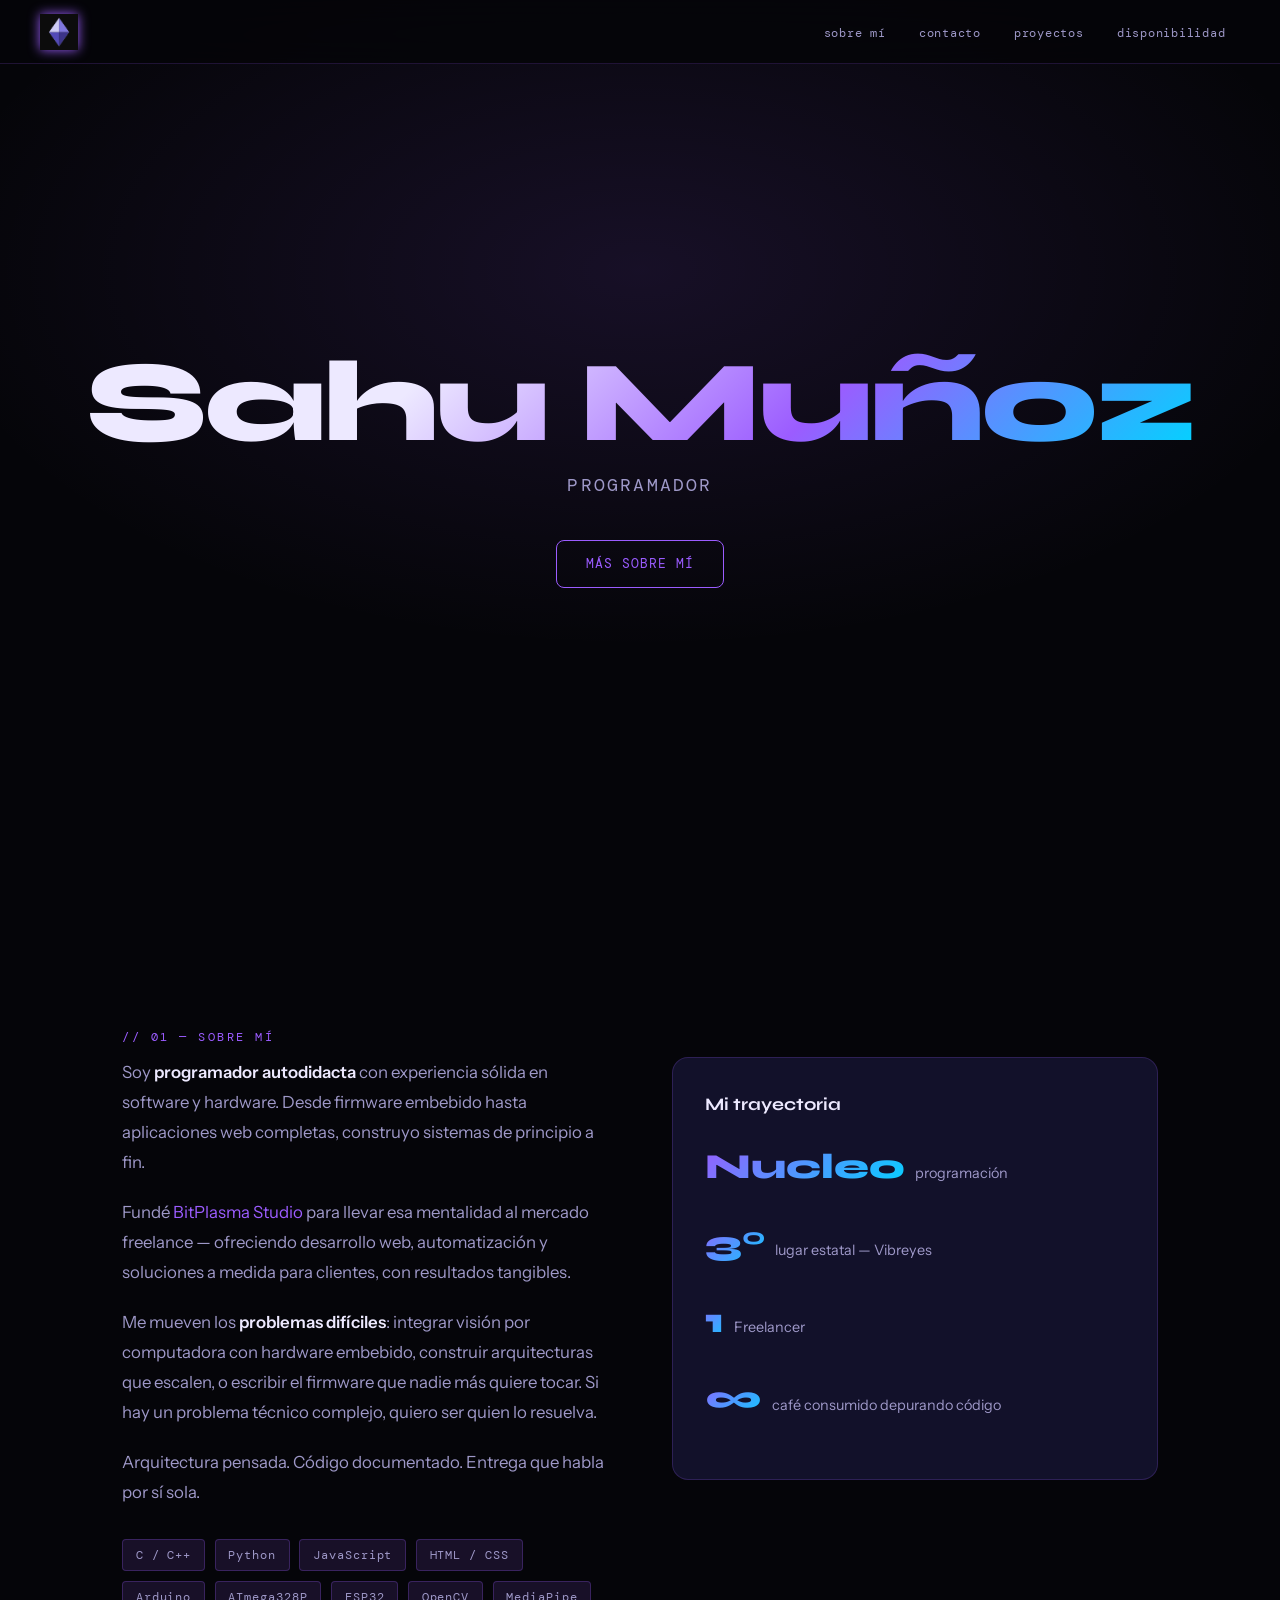
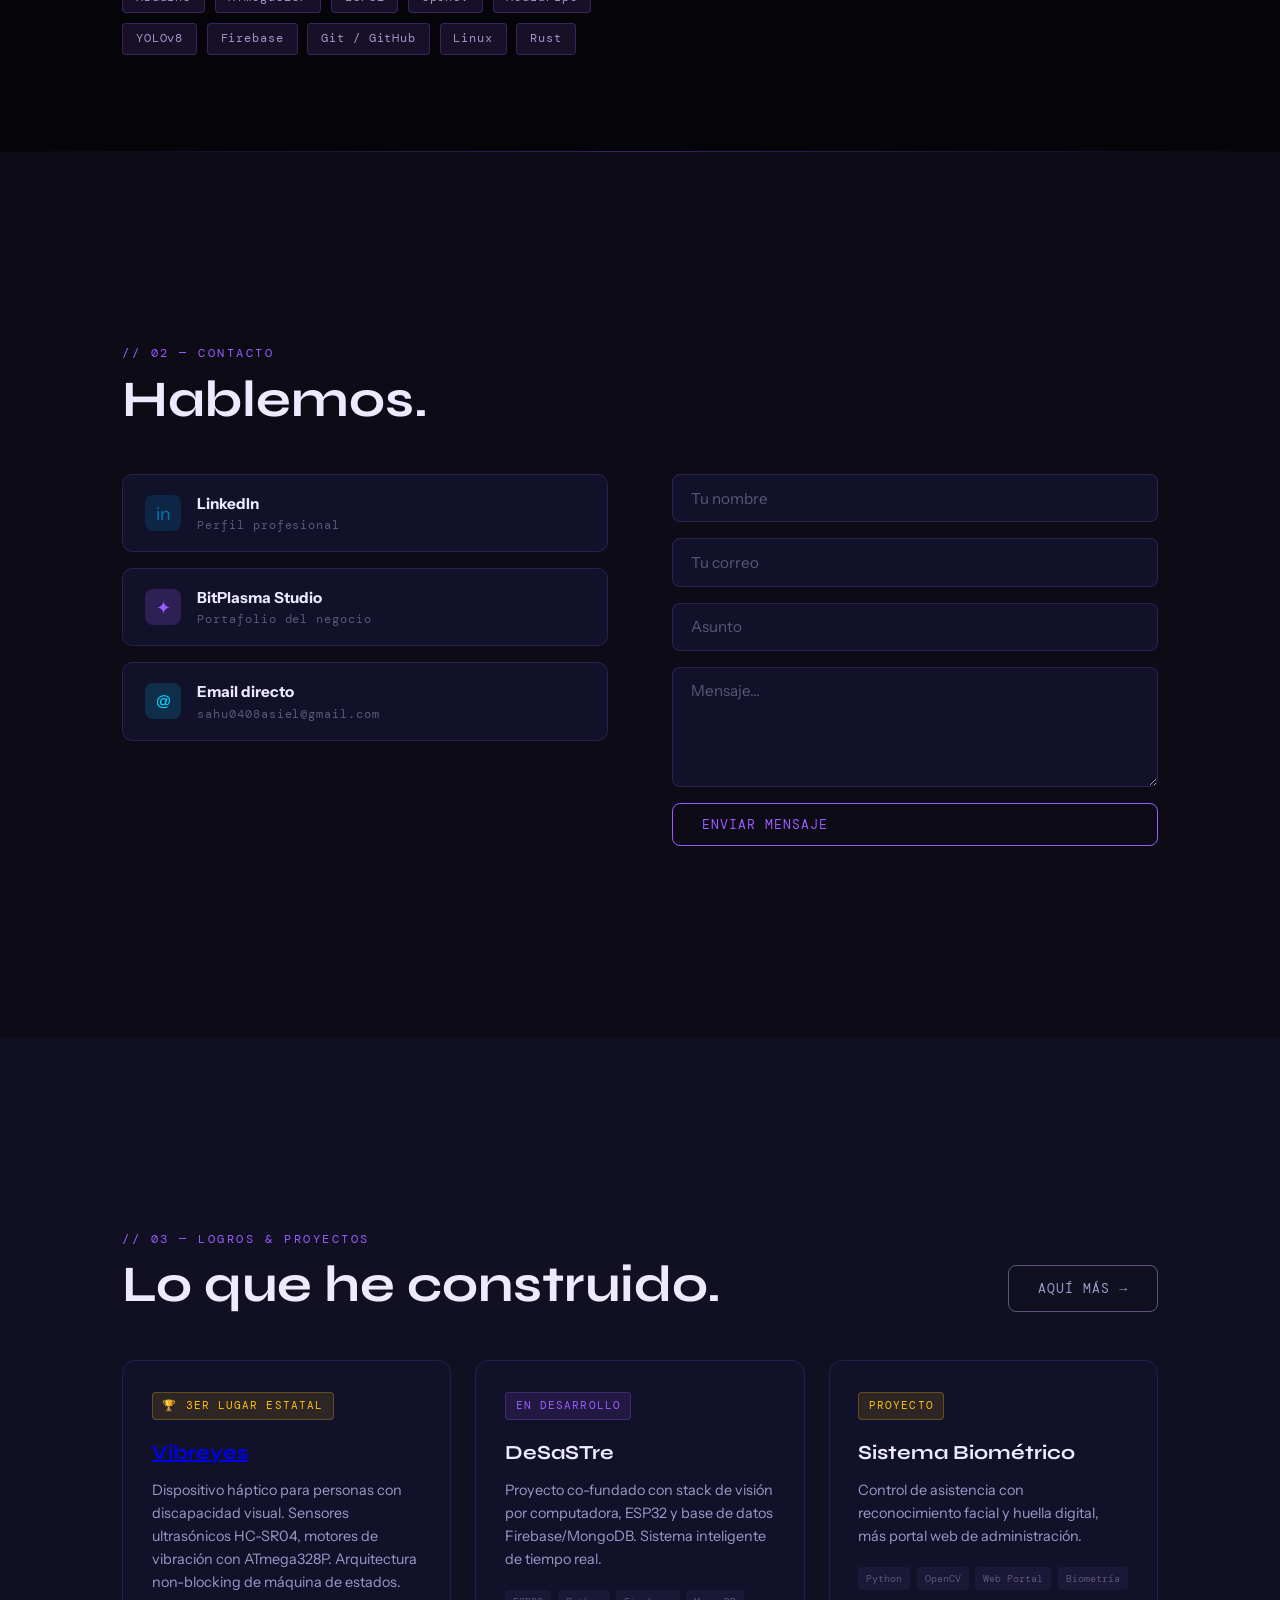
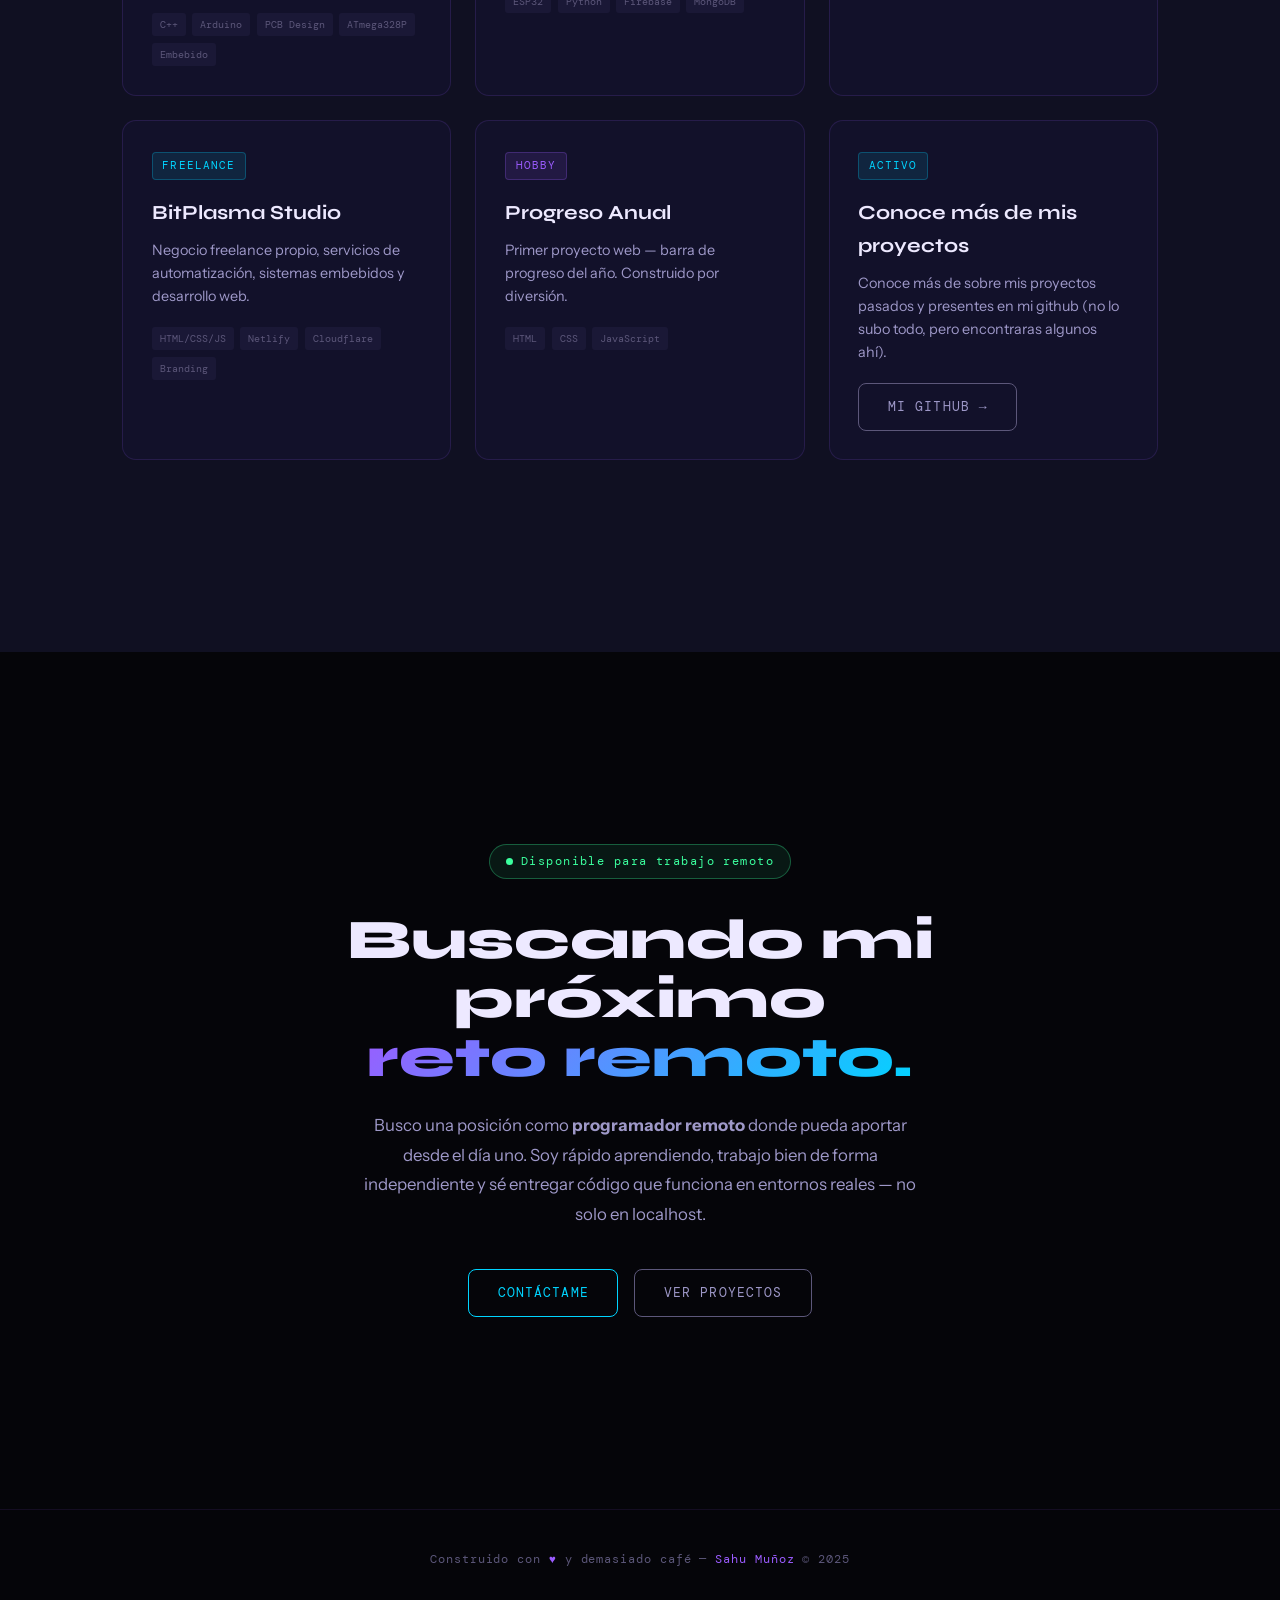
<file: index.html>
<!DOCTYPE html>
<html lang="es">
<head>
  <meta charset="UTF-8" />
  <meta name="viewport" content="width=device-width, initial-scale=1.0" />
  <title>Sahu Muñoz — Full Stack Developer</title>
  <link rel="preconnect" href="https://fonts.googleapis.com" />
  <link rel="preconnect" href="https://fonts.gstatic.com" crossorigin />
  <link href="https://fonts.googleapis.com/css2?family=Syne:wght@400;600;700;800&family=DM+Mono:wght@300;400;500&family=Instrument+Sans:wght@400;500;600&display=swap" rel="stylesheet" />
  <link rel="stylesheet" href="styles.css" />
</head>
<body>

  <!-- ─── NAVBAR ────────────────────────────────────────── -->
  <nav>
    <a href="NS.png" class="nav-logo">
      <img src="NS.png" alt="Logo" onerror="this.style.display='none'; this.nextElementSibling.style.display='block'"/>
      <span style="display:none; font-family:var(--font-head); font-weight:800; font-size:1.1rem; color:var(--violet); letter-spacing:-0.02em;">S/</span>
    </a>
    <ul class="nav-links">
      <li><a href="#about">sobre mí</a></li>
      <li><a href="#contact">contacto</a></li>
      <li><a href="#projects">proyectos</a></li>
      <li><a href="#availability">disponibilidad</a></li>
    </ul>
  </nav>

  <!-- ─── HEADER ────────────────────────────────────────── -->
  <header>
    <div class="bubbles-container" id="bubbles"></div>
    <div class="header-content">
      <h1 class="hero-name">Sahu Muñoz</h1>
      <p class="hero-role">Programador</p>
      <div class="hero-cta">
        <a href="#about" class="btn"><span>Más sobre mí</span></a>
      </div>
    </div>
  </header>

  <!-- ─── ABOUT ─────────────────────────────────────────── -->
  <section id="about">
    <div class="reveal">
      <p class="section-label">// 01 — sobre mí</p>
    </div>
    <div class="about-grid">
      <div class="about-text reveal">
        <p>
          Soy <strong>programador autodidacta</strong> con experiencia sólida en software y hardware. Desde firmware embebido hasta aplicaciones web completas, construyo sistemas de principio a fin.
        </p>
        <p>
          Fundé <span class="accent">BitPlasma Studio</span> para llevar esa mentalidad al mercado freelance — ofreciendo desarrollo web, automatización y soluciones a medida para clientes, con resultados tangibles.
        </p>
        <p>
          Me mueven los <strong>problemas difíciles</strong>: integrar visión por computadora con hardware embebido, construir arquitecturas que escalen, o escribir el firmware que nadie más quiere tocar. Si hay un problema técnico complejo, quiero ser quien lo resuelva.
        </p>
        <p>
          Arquitectura pensada. Código documentado. Entrega que habla por sí sola.
        </p>
        <div class="skills-grid">
          <span class="skill-tag">C / C++</span>
          <span class="skill-tag">Python</span>
          <span class="skill-tag">JavaScript</span>
          <span class="skill-tag">HTML / CSS</span>
          <span class="skill-tag">Arduino</span>
          <span class="skill-tag">ATmega328P</span>
          <span class="skill-tag">ESP32</span>
          <span class="skill-tag">OpenCV</span>
          <span class="skill-tag">MediaPipe</span>
          <span class="skill-tag">YOLOv8</span>
          <span class="skill-tag">Firebase</span>
          <span class="skill-tag">Git / GitHub</span>
          <span class="skill-tag">Linux</span>
          <span class="skill-tag">Rust</span>
        </div>
      </div>
      <div class="reveal">
        <div class="about-card">
          <h3>Mi trayectoria</h3>
          <div class="stat-item">
            <span class="stat-number">Nucleo</span>
            <span class="stat-label">programación</span>
          </div>
          <div class="stat-item">
            <span class="stat-number">3°</span>
            <span class="stat-label">lugar estatal — Vibreyes</span>
          </div>
          <div class="stat-item">
            <span class="stat-number">1</span>
            <span class="stat-label">Freelancer</span>
          </div>
          <div class="stat-item">
            <span class="stat-number">∞</span>
            <span class="stat-label">café consumido depurando código</span>
          </div>
        </div>
      </div>
    </div>
  </section>
  <div class="divider"></div>

  <!-- ─── CONTACTO ─────────────────────────────────────── -->
  <div id="contact" style="background:var(--bg1);">
    <section class="contact-inner" style="max-width:1100px; margin:0 auto; padding:6rem 2rem;">
      <div class="reveal">
        <p class="section-label">// 02 — contacto</p>
        <h2 class="section-title">Hablemos.</h2>
      </div>
      <div class="contact-grid">
        <div class="contact-links reveal">
          <a href="https://www.linkedin.com/in/sahu-asiel-muñoz-montoya-64220b372/" target="_blank" rel="noopener" class="contact-link">
            <div class="contact-icon li">in</div>
            <div class="contact-meta">
              <strong>LinkedIn</strong>
              <span>Perfil profesional</span>
            </div>
          </a>
          <a href="https://bitplasm.vercel.app/" target="_blank" rel="noopener" class="contact-link">
            <div class="contact-icon bp">✦</div>
            <div class="contact-meta">
              <strong>BitPlasma Studio</strong>
              <span>Portafolio del negocio</span>
            </div>
          </a>
          <a href="mailto:sahu0408asiel@gmail.com" class="contact-link">
            <div class="contact-icon em">@</div>
            <div class="contact-meta">
              <strong>Email directo</strong>
              <span>sahu0408asiel@gmail.com</span>
            </div>
          </a>
        </div>
        <form class="form reveal" onsubmit="handleForm(event)">
          <input type="text" placeholder="Tu nombre" name="name" required />
          <input type="email" placeholder="Tu correo" name="email" required />
          <input type="text" placeholder="Asunto" name="subject" />
          <textarea placeholder="Mensaje..." name="message" required></textarea>
          <button type="submit" class="btn"><span>Enviar mensaje</span></button>
        </form>
      </div>
    </section>
  </div>

  <!-- ─── PROYECTOS ─────────────────────────────────────── -->
  <div id="projects" style="background:var(--bg2);">
    <section class="projects-inner" style="max-width:1100px; margin:0 auto; padding:6rem 2rem;">
      <div class="projects-header reveal">
        <div>
          <p class="section-label">// 03 — logros & proyectos</p>
          <h2 class="section-title" style="margin-bottom:0;">Lo que he construido.</h2>
        </div>
        <a href="https://github.com/sahumm" target="_blank" rel="noopener" class="btn btn-ghost">
          <span>Aquí más →</span>
        </a>
      </div>
      <div class="projects-grid">

        <div class="project-card reveal">
          <span class="project-badge badge-award">🏆 3er lugar estatal</span>
          <h3><a href="https://vibreyes.netlify.app/" target="_blank" rel="noopener">Vibreyes</a></h3>
          <p>Dispositivo háptico para personas con discapacidad visual. Sensores ultrasónicos HC-SR04, motores de vibración con ATmega328P. Arquitectura non-blocking de máquina de estados.</p>
          <div class="project-tags">
            <span class="project-tag">C++</span>
            <span class="project-tag">Arduino</span>
            <span class="project-tag">PCB Design</span>
            <span class="project-tag">ATmega328P</span>
            <span class="project-tag">Embebido</span>
          </div>
        </div>

        <div class="project-card reveal">
          <span class="project-badge badge-build">En desarrollo</span>
          <h3>DeSaSTre</h3>
          <p>Proyecto co-fundado con stack de visión por computadora, ESP32 y base de datos Firebase/MongoDB. Sistema inteligente de tiempo real.</p>
          <div class="project-tags">
            <span class="project-tag">ESP32</span>
            <span class="project-tag">Python</span>
            <span class="project-tag">Firebase</span>
            <span class="project-tag">MongoDB</span>
          </div>
        </div>

        <div class="project-card reveal">
          <span class="project-badge badge-award">Proyecto</span>
          <h3>Sistema Biométrico</h3>
          <p>Control de asistencia con reconocimiento facial y huella digital, más portal web de administración.</p>
          <div class="project-tags">
            <span class="project-tag">Python</span>
            <span class="project-tag">OpenCV</span>
            <span class="project-tag">Web Portal</span>
            <span class="project-tag">Biometría</span>
          </div>
        </div>

        <div class="project-card reveal">
          <span class="project-badge badge-active">Freelance</span>
          <h3>BitPlasma Studio</h3>
          <p>Negocio freelance propio, servicios de automatización, sistemas embebidos y desarrollo web.</p>
          <div class="project-tags">
            <span class="project-tag">HTML/CSS/JS</span>
            <span class="project-tag">Netlify</span>
            <span class="project-tag">Cloudflare</span>
            <span class="project-tag">Branding</span>
          </div>
        </div>

        <div class="project-card reveal">
          <span class="project-badge badge-build">Hobby</span>
          <h3>Progreso Anual</h3>
          <p>Primer proyecto web — barra de progreso del año. Construido por diversión.</p>
          <div class="project-tags">
            <span class="project-tag">HTML</span>
            <span class="project-tag">CSS</span>
            <span class="project-tag">JavaScript</span>
          </div>
        </div>

        <div class="project-card reveal">
          <span class="project-badge badge-active">Activo</span>
          <h3>Conoce más de mis proyectos</h3>
          <p>Conoce más de sobre mis proyectos pasados y presentes en mi github (no lo subo todo, pero encontraras algunos ahí).</p>
          <a href="https://github.com/sahumm" target="_blank" rel="noopener" class="btn btn-ghost">
          <span>Mi github →</span>
          </a>
        </div>

      </div>
    </section>
  </div>

  <!-- ─── DISPONIBILIDAD ────────────────────────────────── -->
  <div id="availability" style="background:var(--bg0);">
    <section class="availability-inner" style="padding:6rem 2rem; max-width:900px; margin:0 auto; text-align:center;">
      <div class="avail-badge reveal">
        <span class="avail-dot"></span>
        Disponible para trabajo remoto
      </div>
      <h2 class="avail-title reveal">
        Buscando mi próximo<br><span class="grad">reto remoto.</span>
      </h2>
      <p class="avail-desc reveal">
        Busco una posición como <strong>programador remoto</strong> donde pueda aportar desde el día uno. Soy rápido aprendiendo, trabajo bien de forma independiente y sé entregar código que funciona en entornos reales — no solo en localhost.
      </p>
      <div class="avail-cta reveal">
        <a href="mailto:sahu0408asiel@gmail.com" class="btn btn-cyan"><span>Contáctame</span></a>
        <a href="#projects" class="btn btn-ghost"><span>Ver proyectos</span></a>
      </div>
    </section>
  </div>

  <!-- ─── FOOTER ────────────────────────────────────────── -->
  <footer>
    <p>Construido con <span>♥</span> y demasiado café — <span>Sahu Muñoz</span> © 2025</p>
  </footer>

  <!-- ─── SCRIPTS ───────────────────────────────────────── -->
  <script>
    /* Burbujas */
    (function(){
      const container = document.getElementById('bubbles');
      const colors = [
        'rgba(155,92,255,0.18)',
        'rgba(0,212,255,0.15)',
        'rgba(224,64,251,0.12)',
        'rgba(155,92,255,0.08)',
        'rgba(0,212,255,0.08)',
      ];
      const count = 22;
      for (let i = 0; i < count; i++) {
        const b = document.createElement('div');
        b.classList.add('bubble');
        const size   = Math.random() * 60 + 14;
        const left   = Math.random() * 100;
        const delay  = Math.random() * 12;
        const dur    = Math.random() * 14 + 10;
        const color  = colors[Math.floor(Math.random() * colors.length)];
        const border = Math.random() > 0.5
          ? `1px solid ${color.replace(/[\d.]+\)$/, '0.35)')}`
          : 'none';
        b.style.cssText = `
          width:${size}px; height:${size}px;
          left:${left}%;
          background:${color};
          border:${border};
          animation-duration:${dur}s;
          animation-delay:${delay}s;
          filter: blur(${Math.random()*1.5}px);
        `;
        container.appendChild(b);
      }
    })();

    /* Scroll reveal */
    const observer = new IntersectionObserver((entries) => {
      entries.forEach(e => {
        if (e.isIntersecting) {
          e.target.classList.add('visible');
        }
      });
    }, { threshold: 0.12, rootMargin: '0px 0px -30px 0px' });

    document.querySelectorAll('.reveal').forEach((el, i) => {
      el.style.transitionDelay = (i % 3) * 0.08 + 's';
      observer.observe(el);
    });

    /* Formulario */
    function handleForm(e) {
      e.preventDefault();
      const form = e.target;
      const btn = form.querySelector('button');
      const name = form.name.value;
      const email = form.email.value;
      const subject = form.subject.value || 'Contacto desde portafolio';
      const message = form.message.value;
      const mailto = `mailto:sahu0408asiel@gmail.com?subject=${encodeURIComponent(subject)}&body=${encodeURIComponent(`Nombre: ${name}\nEmail: ${email}\n\n${message}`)}`;
      window.location.href = mailto;
      btn.querySelector('span').textContent = '✓ Enviando...';
      setTimeout(() => btn.querySelector('span').textContent = 'Enviar mensaje', 3000);
    }
  </script>
</body>
</html>
</file>
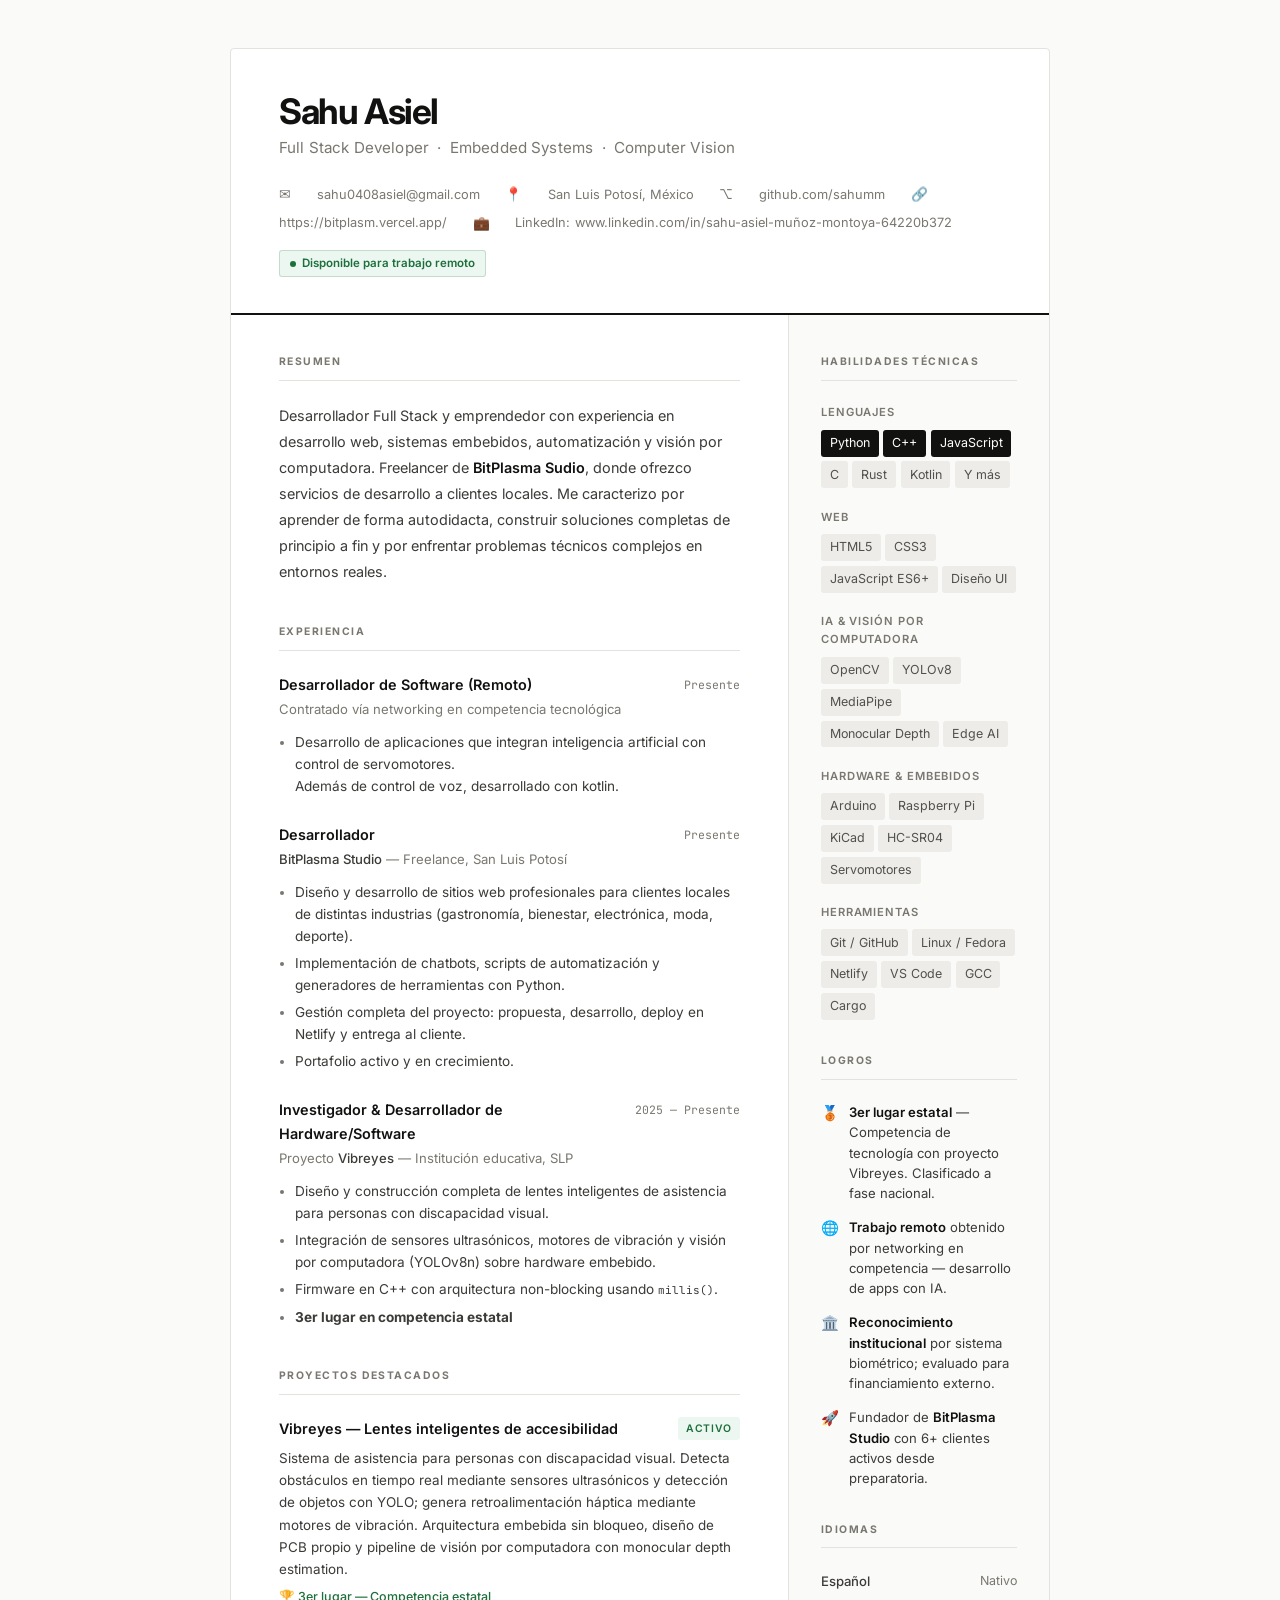
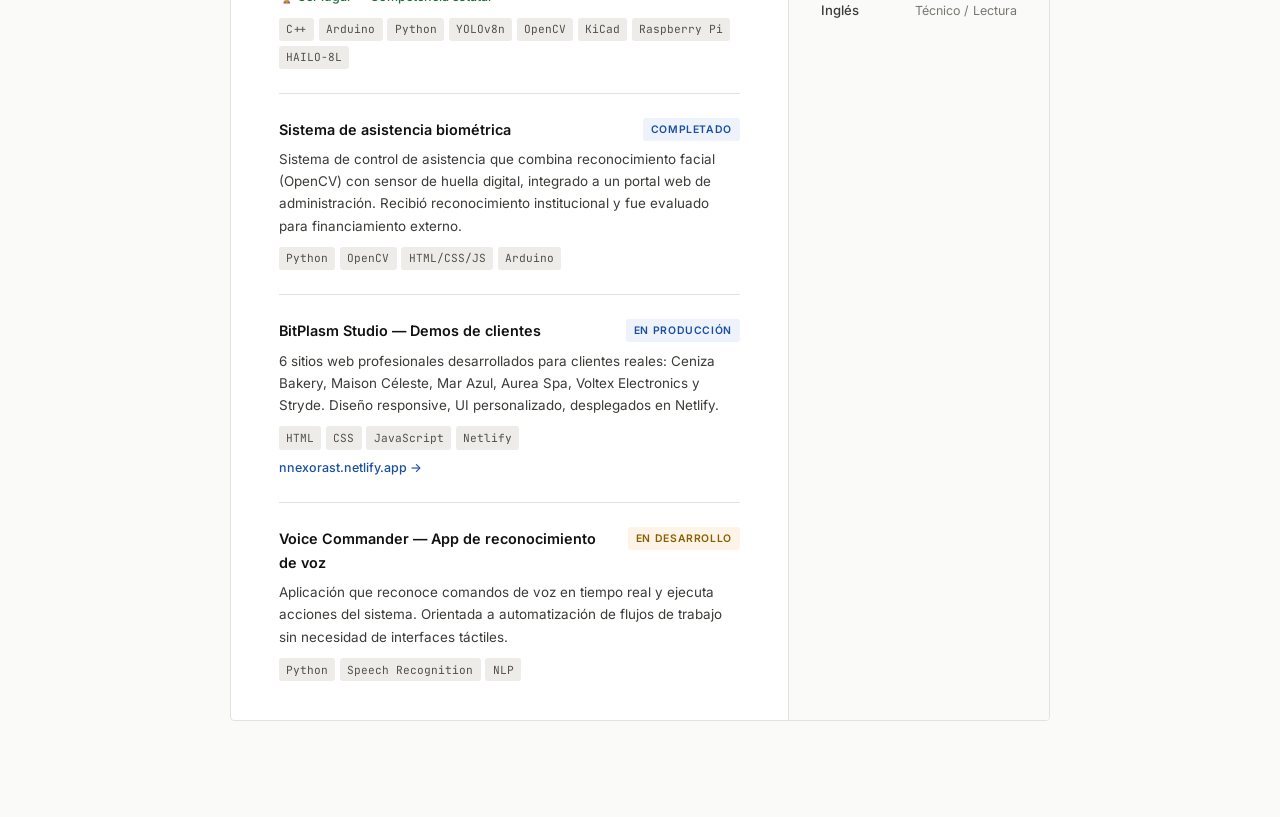
<file: portafolio-sahu.html>
<!DOCTYPE html>
<html lang="es">
<head>
  <meta charset="UTF-8"/>
  <meta name="viewport" content="width=device-width, initial-scale=1.0"/>
  <title>Sahu Asiel — Full Stack Developer</title>
  <link rel="preconnect" href="https://fonts.googleapis.com"/>
  <link rel="preconnect" href="https://fonts.gstatic.com" crossorigin/>
  <link href="https://fonts.googleapis.com/css2?family=Inter:wght@300;400;500;600;700&family=JetBrains+Mono:wght@400;500&display=swap" rel="stylesheet"/>
  <style>
    *, *::before, *::after { box-sizing: border-box; margin: 0; padding: 0; }
    :root {
      --bg:       #fafaf9;
      --white:    #ffffff;
      --ink:      #111110;
      --ink2:     #3c3b38;
      --muted:    #79776f;
      --line:     #e4e2dd;
      --tag-bg:   #eeece9;
      --tag-ink:  #52504c;
      --green:    #1d6f3b;
      --green-bg: #edf7f1;
      --blue:     #1a4fa0;
      --blue-bg:  #edf2fb;
    }
    html { scroll-behavior: smooth; }
    body {
      background: var(--bg);
      color: var(--ink);
      font-family: 'Inter', sans-serif;
      font-size: 14px;
      line-height: 1.65;
      -webkit-font-smoothing: antialiased;
    }
    a { color: inherit; text-decoration: none; }

    /* ── PAGE SHELL ── */
    .page {
      max-width: 820px;
      margin: 3rem auto 6rem;
      background: var(--white);
      border: 1px solid var(--line);
      border-radius: 4px;
      overflow: hidden;
    }

    /* ── HEADER ── */
    .cv-header {
      padding: 2.8rem 3rem 2.2rem;
      border-bottom: 2px solid var(--ink);
    }
    .cv-name {
      font-size: 2.2rem;
      font-weight: 700;
      letter-spacing: -.04em;
      color: var(--ink);
      line-height: 1;
    }
    .cv-title {
      font-size: .95rem;
      font-weight: 400;
      color: var(--muted);
      margin-top: .4rem;
      letter-spacing: .01em;
    }
    .cv-meta {
      display: flex;
      flex-wrap: wrap;
      gap: .4rem 1.6rem;
      margin-top: 1.4rem;
    }
    .cv-meta a, .cv-meta span {
      font-size: .8rem;
      color: var(--muted);
      display: flex;
      align-items: center;
      gap: .3rem;
      transition: color .15s;
    }
    .cv-meta a:hover { color: var(--ink); }
    .cv-meta .ico { font-size: .85rem; }
    .badge-remote {
      display: inline-flex;
      align-items: center;
      gap: .35rem;
      background: var(--green-bg);
      color: var(--green);
      border: 1px solid rgba(29,111,59,.2);
      font-size: .72rem;
      font-weight: 600;
      padding: .2rem .65rem;
      border-radius: 3px;
      margin-top: 1rem;
    }
    .badge-dot { width: 6px; height: 6px; background: var(--green); border-radius: 50%; }

    /* ── BODY LAYOUT ── */
    .cv-body {
      display: grid;
      grid-template-columns: 1fr 260px;
    }

    /* ── MAIN COLUMN ── */
    .cv-main { padding: 2.4rem 3rem; border-right: 1px solid var(--line); }

    /* ── SIDEBAR ── */
    .cv-side { padding: 2.4rem 2rem; background: var(--bg); }

    /* ── SECTION ── */
    .cv-section { margin-bottom: 2.4rem; }
    .cv-section:last-child { margin-bottom: 0; }
    .section-label {
      font-size: .65rem;
      font-weight: 700;
      letter-spacing: .14em;
      text-transform: uppercase;
      color: var(--muted);
      padding-bottom: .6rem;
      border-bottom: 1px solid var(--line);
      margin-bottom: 1.4rem;
    }

    /* ── SUMMARY ── */
    .summary {
      font-size: .9rem;
      color: var(--ink2);
      line-height: 1.8;
    }
    .summary strong { color: var(--ink); font-weight: 600; }

    /* ── EXPERIENCE ── */
    .exp-item { margin-bottom: 1.6rem; }
    .exp-item:last-child { margin-bottom: 0; }
    .exp-top {
      display: flex;
      justify-content: space-between;
      align-items: flex-start;
      gap: 1rem;
    }
    .exp-role {
      font-size: .9rem;
      font-weight: 600;
      color: var(--ink);
    }
    .exp-period {
      font-family: 'JetBrains Mono', monospace;
      font-size: .72rem;
      color: var(--muted);
      white-space: nowrap;
      margin-top: .1rem;
    }
    .exp-company {
      font-size: .82rem;
      color: var(--muted);
      margin-top: .15rem;
    }
    .exp-company strong { color: var(--ink2); font-weight: 500; }
    .exp-bullets {
      margin-top: .7rem;
      padding-left: 1rem;
      display: flex;
      flex-direction: column;
      gap: .35rem;
    }
    .exp-bullets li {
      font-size: .85rem;
      color: var(--ink2);
      line-height: 1.6;
    }
    .exp-bullets li::marker { color: var(--muted); }

    /* ── PROJECTS ── */
    .proj-item {
      margin-bottom: 1.5rem;
      padding-bottom: 1.5rem;
      border-bottom: 1px solid var(--line);
    }
    .proj-item:last-child { border-bottom: none; margin-bottom: 0; padding-bottom: 0; }
    .proj-top {
      display: flex;
      justify-content: space-between;
      align-items: flex-start;
      gap: 1rem;
    }
    .proj-name {
      font-size: .9rem;
      font-weight: 600;
      color: var(--ink);
    }
    .proj-status {
      font-size: .65rem;
      font-weight: 600;
      letter-spacing: .06em;
      text-transform: uppercase;
      padding: .18rem .5rem;
      border-radius: 3px;
      white-space: nowrap;
    }
    .s-active  { background: var(--green-bg);  color: var(--green); }
    .s-prod    { background: var(--blue-bg);    color: var(--blue);  }
    .s-dev     { background: #fdf4e7; color: #8a5e00; }
    .proj-desc {
      font-size: .84rem;
      color: var(--ink2);
      margin-top: .4rem;
      line-height: 1.65;
    }
    .proj-award {
      font-size: .78rem;
      color: var(--green);
      font-weight: 500;
      margin-top: .4rem;
    }
    .proj-stack {
      display: flex;
      flex-wrap: wrap;
      gap: .3rem;
      margin-top: .65rem;
    }
    .tech {
      font-family: 'JetBrains Mono', monospace;
      font-size: .7rem;
      background: var(--tag-bg);
      color: var(--tag-ink);
      padding: .15rem .45rem;
      border-radius: 3px;
    }
    .proj-link {
      font-size: .78rem;
      color: var(--blue);
      font-weight: 500;
      margin-top: .5rem;
      display: inline-block;
    }
    .proj-link:hover { text-decoration: underline; }

    /* ── SIDEBAR SECTIONS ── */
    .side-section { margin-bottom: 2rem; }
    .side-section:last-child { margin-bottom: 0; }

    /* ── SKILLS ── */
    .skill-group { margin-bottom: 1.2rem; }
    .skill-group:last-child { margin-bottom: 0; }
    .skill-group-label {
      font-size: .7rem;
      font-weight: 600;
      letter-spacing: .08em;
      text-transform: uppercase;
      color: var(--muted);
      margin-bottom: .5rem;
    }
    .skill-tags { display: flex; flex-wrap: wrap; gap: .3rem; }
    .stag {
      font-size: .78rem;
      background: var(--tag-bg);
      color: var(--tag-ink);
      padding: .2rem .55rem;
      border-radius: 3px;
    }
    .stag.highlight {
      background: var(--ink);
      color: var(--white);
    }

    /* ── EDUCATION ── */
    .edu-item { margin-bottom: 1rem; }
    .edu-item:last-child { margin-bottom: 0; }
    .edu-degree { font-size: .87rem; font-weight: 600; color: var(--ink); }
    .edu-school { font-size: .8rem; color: var(--muted); margin-top: .15rem; }
    .edu-period { font-family: 'JetBrains Mono', monospace; font-size: .72rem; color: var(--muted); margin-top: .1rem; }

    /* ── ACHIEVEMENTS ── */
    .ach-item {
      display: flex;
      gap: .65rem;
      margin-bottom: .85rem;
      align-items: flex-start;
    }
    .ach-item:last-child { margin-bottom: 0; }
    .ach-icon { font-size: .9rem; line-height: 1.5; flex-shrink: 0; }
    .ach-text { font-size: .82rem; color: var(--ink2); line-height: 1.55; }
    .ach-text strong { color: var(--ink); font-weight: 600; }

    /* ── LANGUAGES ── */
    .lang-item { display: flex; justify-content: space-between; align-items: center; margin-bottom: .5rem; font-size: .82rem; }
    .lang-name { color: var(--ink2); font-weight: 500; }
    .lang-level { color: var(--muted); font-size: .78rem; }

    /* ── CONTACT SIDEBAR ── */
    .contact-item { font-size: .8rem; color: var(--ink2); margin-bottom: .55rem; display: flex; gap: .5rem; align-items: flex-start; }
    .contact-item .ico { color: var(--muted); flex-shrink: 0; font-size: .85rem; }
    .contact-item a { color: var(--blue); }
    .contact-item a:hover { text-decoration: underline; }

    /* ── PRINT ── */
    @media print {
      body { background: white; }
      .page { margin: 0; border: none; border-radius: 0; box-shadow: none; }
    }

    /* ── MOBILE ── */
    @media (max-width: 680px) {
      .page { margin: 0; border-radius: 0; border-left: none; border-right: none; }
      .cv-header { padding: 2rem 1.5rem 1.8rem; }
      .cv-body { grid-template-columns: 1fr; }
      .cv-main { padding: 2rem 1.5rem; border-right: none; border-bottom: 1px solid var(--line); }
      .cv-side { padding: 2rem 1.5rem; }
      .exp-top { flex-direction: column; gap: .1rem; }
      .proj-top { flex-direction: column; gap: .3rem; }
    }
  </style>
</head>
<body>

<div class="page">

  <!-- ══ HEADER ══ -->
  <header class="cv-header">
    <div class="cv-name">Sahu Asiel</div>
    <div class="cv-title">Full Stack Developer &nbsp;·&nbsp; Embedded Systems &nbsp;·&nbsp; Computer Vision</div>
    <div class="cv-meta">
      <a href="mailto:sahu0408asiel@gmail.com" class="ico">✉</a>
      <a href="mailto:sahu0408asiel@gmail.com">sahu0408asiel@gmail.com</a>

      <span class="ico">📍</span>
      <span>San Luis Potosí, México</span>

      <a href="https://github.com/sahumm" target="_blank" class="ico">⌥</a>
      <a href="https://github.com/sahumm" target="_blank">github.com/sahumm</a>

      <a href="https://bitplasm.vercel.app/" target="_blank" class="ico">🔗</a>
      <a href="https://bitplasm.vercel.app/" target="_blank">https://bitplasm.vercel.app/</a>

      <span class="ico">💼</span>
      <span>LinkedIn: <a href="https://linkedin.com/in/" target="_blank">www.linkedin.com/in/sahu-asiel-muñoz-montoya-64220b372</a></span>
    </div>
    <div class="badge-remote"><div class="badge-dot"></div> Disponible para trabajo remoto</div>
  </header>

  <!-- ══ BODY ══ -->
  <div class="cv-body">

    <!-- ── MAIN ── -->
    <main class="cv-main">

      <!-- RESUMEN -->
      <section class="cv-section">
        <div class="section-label">Resumen</div>
        <p class="summary">
          Desarrollador Full Stack y emprendedor con experiencia en desarrollo web, sistemas embebidos, automatización y visión por computadora. Freelancer de <strong>BitPlasma Sudio</strong>, donde ofrezco servicios de desarrollo a clientes locales. Me caracterizo por aprender de forma autodidacta, construir soluciones completas de principio a fin y por enfrentar problemas técnicos complejos en entornos reales.
        </p>
      </section>

      <!-- EXPERIENCIA -->
      <section class="cv-section">
        <div class="section-label">Experiencia</div>

        <div class="exp-item">
          <div class="exp-top">
            <div>
              <div class="exp-role">Desarrollador de Software (Remoto)</div>
              <div class="exp-company">Contratado vía networking en competencia tecnológica</div>
            </div>
            <div class="exp-period">Presente</div>
          </div>
          <ul class="exp-bullets">
            <li>Desarrollo de aplicaciones que integran inteligencia artificial con control de servomotores.<br>Además de control de voz, desarrollado con kotlin.</li>
          </ul>
        </div>

        <div class="exp-item">
          <div class="exp-top">
            <div>
              <div class="exp-role">Desarrollador</div>
              <div class="exp-company"><strong>BitPlasma Studio</strong> — Freelance, San Luis Potosí</div>
            </div>
            <div class="exp-period">Presente</div>
          </div>
          <ul class="exp-bullets">
            <li>Diseño y desarrollo de sitios web profesionales para clientes locales de distintas industrias (gastronomía, bienestar, electrónica, moda, deporte).</li>
            <li>Implementación de chatbots, scripts de automatización y generadores de herramientas con Python.</li>
            <li>Gestión completa del proyecto: propuesta, desarrollo, deploy en Netlify y entrega al cliente.</li>
            <li>Portafolio activo y en crecimiento.</li>
          </ul>
        </div>

        <div class="exp-item">
          <div class="exp-top">
            <div>
              <div class="exp-role">Investigador & Desarrollador de Hardware/Software</div>
              <div class="exp-company">Proyecto <strong>Vibreyes</strong> — Institución educativa, SLP</div>
            </div>
            <div class="exp-period">2025 — Presente</div>
          </div>
          <ul class="exp-bullets">
            <li>Diseño y construcción completa de lentes inteligentes de asistencia para personas con discapacidad visual.</li>
            <li>Integración de sensores ultrasónicos, motores de vibración y visión por computadora (YOLOv8n) sobre hardware embebido.</li>
            <li>Firmware en C++ con arquitectura non-blocking usando <code style="font-family:'JetBrains Mono',monospace;font-size:.8em">millis()</code>.</li>
            <li><strong>3er lugar en competencia estatal</strong>
          </ul>
        </div>
      </section>

      <!-- PROYECTOS -->
      <section class="cv-section">
        <div class="section-label">Proyectos destacados</div>

        <div class="proj-item">
          <div class="proj-top">
            <div class="proj-name">Vibreyes — Lentes inteligentes de accesibilidad</div>
            <span class="proj-status s-active">Activo</span>
          </div>
          <div class="proj-desc">
            Sistema de asistencia para personas con discapacidad visual. Detecta obstáculos en tiempo real mediante sensores ultrasónicos y detección de objetos con YOLO; genera retroalimentación háptica mediante motores de vibración. Arquitectura embebida sin bloqueo, diseño de PCB propio y pipeline de visión por computadora con monocular depth estimation.
          </div>
          <div class="proj-award">🏆 3er lugar — Competencia estatal</div>
          <div class="proj-stack">
            <span class="tech">C++</span><span class="tech">Arduino</span><span class="tech">Python</span>
            <span class="tech">YOLOv8n</span><span class="tech">OpenCV</span><span class="tech">KiCad</span>
            <span class="tech">Raspberry Pi</span><span class="tech">HAILO-8L</span>
          </div>
        </div>

        <div class="proj-item">
          <div class="proj-top">
            <div class="proj-name">Sistema de asistencia biométrica</div>
            <span class="proj-status s-prod">Completado</span>
          </div>
          <div class="proj-desc">
            Sistema de control de asistencia que combina reconocimiento facial (OpenCV) con sensor de huella digital, integrado a un portal web de administración. Recibió reconocimiento institucional y fue evaluado para financiamiento externo.
          </div>
          <div class="proj-stack">
            <span class="tech">Python</span><span class="tech">OpenCV</span><span class="tech">HTML/CSS/JS</span><span class="tech">Arduino</span>
          </div>
        </div>

        <div class="proj-item">
          <div class="proj-top">
            <div class="proj-name">BitPlasm Studio — Demos de clientes</div>
            <span class="proj-status s-prod">En producción</span>
          </div>
          <div class="proj-desc">
            6 sitios web profesionales desarrollados para clientes reales: Ceniza Bakery, Maison Céleste, Mar Azul, Aurea Spa, Voltex Electronics y Stryde. Diseño responsive, UI personalizado, desplegados en Netlify.
          </div>
          <div class="proj-stack">
            <span class="tech">HTML</span><span class="tech">CSS</span><span class="tech">JavaScript</span><span class="tech">Netlify</span>
          </div>
          <a href="https://nnexorast.netlify.app" target="_blank" class="proj-link">nnexorast.netlify.app →</a>
        </div>

        <div class="proj-item">
          <div class="proj-top">
            <div class="proj-name">Voice Commander — App de reconocimiento de voz</div>
            <span class="proj-status s-dev">En desarrollo</span>
          </div>
          <div class="proj-desc">
            Aplicación que reconoce comandos de voz en tiempo real y ejecuta acciones del sistema. Orientada a automatización de flujos de trabajo sin necesidad de interfaces táctiles.
          </div>
          <div class="proj-stack">
            <span class="tech">Python</span><span class="tech">Speech Recognition</span><span class="tech">NLP</span>
          </div>
        </div>
      </section>

    </main>

    <!-- ── SIDEBAR ── -->
    <aside class="cv-side">

      <!-- HABILIDADES TÉCNICAS -->
      <section class="side-section">
        <div class="section-label">Habilidades técnicas</div>

        <div class="skill-group">
          <div class="skill-group-label">Lenguajes</div>
          <div class="skill-tags">
            <span class="stag highlight">Python</span>
            <span class="stag highlight">C++</span>
            <span class="stag highlight">JavaScript</span>
            <span class="stag">C</span>
            <span class="stag">Rust</span>
            <span class="stag">Kotlin</span>
            <span class="stag">Y más</span>
          </div>
        </div>

        <div class="skill-group">
          <div class="skill-group-label">Web</div>
          <div class="skill-tags">
            <span class="stag">HTML5</span>
            <span class="stag">CSS3</span>
            <span class="stag">JavaScript ES6+</span>
            <span class="stag">Diseño UI</span>
          </div>
        </div>

        <div class="skill-group">
          <div class="skill-group-label">IA & Visión por computadora</div>
          <div class="skill-tags">
            <span class="stag">OpenCV</span>
            <span class="stag">YOLOv8</span>
            <span class="stag">MediaPipe</span>
            <span class="stag">Monocular Depth</span>
            <span class="stag">Edge AI</span>
          </div>
        </div>

        <div class="skill-group">
          <div class="skill-group-label">Hardware & Embebidos</div>
          <div class="skill-tags">
            <span class="stag">Arduino</span>
            <span class="stag">Raspberry Pi</span>
            <span class="stag">KiCad</span>
            <span class="stag">HC-SR04</span>
            <span class="stag">Servomotores</span>
          </div>
        </div>

        <div class="skill-group">
          <div class="skill-group-label">Herramientas</div>
          <div class="skill-tags">
            <span class="stag">Git / GitHub</span>
            <span class="stag">Linux / Fedora</span>
            <span class="stag">Netlify</span>
            <span class="stag">VS Code</span>
            <span class="stag">GCC</span>
            <span class="stag">Cargo</span>
          </div>
        </div>
      </section>

      <!-- LOGROS -->
      <section class="side-section">
        <div class="section-label">Logros</div>
        <div class="ach-item">
          <div class="ach-icon">🥉</div>
          <div class="ach-text"><strong>3er lugar estatal</strong> — Competencia de tecnología con proyecto Vibreyes. Clasificado a fase nacional.</div>
        </div>
        <div class="ach-item">
          <div class="ach-icon">🌐</div>
          <div class="ach-text"><strong>Trabajo remoto</strong> obtenido por networking en competencia — desarrollo de apps con IA.</div>
        </div>
        <div class="ach-item">
          <div class="ach-icon">🏛️</div>
          <div class="ach-text"><strong>Reconocimiento institucional</strong> por sistema biométrico; evaluado para financiamiento externo.</div>
        </div>
        <div class="ach-item">
          <div class="ach-icon">🚀</div>
          <div class="ach-text">Fundador de <strong>BitPlasma Studio</strong> con 6+ clientes activos desde preparatoria.</div>
        </div>
      </section>

      <!-- IDIOMAS -->
      <section class="side-section">
        <div class="section-label">Idiomas</div>
        <div class="lang-item"><span class="lang-name">Español</span><span class="lang-level">Nativo</span></div>
        <div class="lang-item"><span class="lang-name">Inglés</span><span class="lang-level">Técnico / Lectura</span></div>
      </section>

    </aside>
  </div>
</div>

</body>
</html>
</file>
<file: styles.css>
/* ─── Variables ─────────────────────────────────────────── */
    :root {
      --violet:    #9b5cff;
      --pink:      #e040fb;
      --cyan:      #00d4ff;
      --bg0:       #050509;
      --bg1:       #0c0b16;
      --bg2:       #101022;
      --bg3:       #12112a;
      --bg4:       #1a1836;
      --glass:     rgba(155,92,255,0.13);
      --text:      #ede9ff;
      --muted:     #9e98c8;
      --dim:       #5c577a;
      --overlay:   rgba(5,5,9,0.88);
      --font-head: 'Syne', sans-serif;
      --font-mono: 'DM Mono', monospace;
      --font-body: 'Instrument Sans', sans-serif;
    }

    /* ─── Reset ─────────────────────────────────────────────── */
    *, *::before, *::after { box-sizing: border-box; margin: 0; padding: 0; }
    html { scroll-behavior: smooth; }
    body {
      background: var(--bg0);
      color: var(--text);
      font-family: var(--font-body);
      overflow-x: hidden;
      line-height: 1.65;
    }
    ::selection { background: var(--violet); color: #fff; }

    /* ─── Scrollbar ──────────────────────────────────────────── */
    ::-webkit-scrollbar { width: 4px; }
    ::-webkit-scrollbar-track { background: var(--bg0); }
    ::-webkit-scrollbar-thumb { background: var(--violet); border-radius: 2px; }

    /* ─── Navbar ─────────────────────────────────────────────── */
    nav {
      position: fixed;
      top: 0; left: 0; right: 0;
      z-index: 100;
      display: flex;
      align-items: center;
      justify-content: space-between;
      padding: 0 2.5rem;
      height: 64px;
      background: var(--overlay);
      backdrop-filter: blur(18px);
      border-bottom: 1px solid rgba(155,92,255,0.18);
    }
    .nav-logo {
      display: flex;
      align-items: center;
      gap: 0.6rem;
      text-decoration: none;
    }
    .nav-logo img {
      height: 36px;
      width: auto;
      filter: drop-shadow(0 0 6px var(--violet));
      transition: filter 0.3s;
    }
    .nav-logo img:hover { filter: drop-shadow(0 0 14px var(--cyan)); }
    .nav-links {
      display: flex;
      gap: 0.25rem;
      list-style: none;
    }
    .nav-links a {
      color: var(--muted);
      text-decoration: none;
      font-family: var(--font-mono);
      font-size: 0.78rem;
      letter-spacing: 0.06em;
      padding: 0.4rem 0.85rem;
      border-radius: 6px;
      border: 1px solid transparent;
      transition: color 0.25s, border-color 0.25s, background 0.25s;
    }
    .nav-links a:hover {
      color: var(--violet);
      border-color: rgba(155,92,255,0.35);
      background: var(--glass);
    }

    /* ─── Botones ────────────────────────────────────────────── */
    .btn {
      position: relative;
      display: inline-flex;
      align-items: center;
      gap: 0.5rem;
      font-family: var(--font-mono);
      font-size: 0.82rem;
      letter-spacing: 0.08em;
      text-transform: uppercase;
      text-decoration: none;
      padding: 0.75rem 1.8rem;
      border-radius: 8px;
      border: 1px solid var(--violet);
      color: var(--violet);
      background: transparent;
      cursor: pointer;
      overflow: hidden;
      transition: color 0.35s, transform 0.25s, box-shadow 0.35s;
    }
    .btn::before {
      content: '';
      position: absolute;
      inset: 0;
      background: var(--violet);
      transform: scaleX(0);
      transform-origin: left;
      transition: transform 0.35s cubic-bezier(0.4,0,0.2,1);
      z-index: 0;
    }
    .btn span { position: relative; z-index: 1; }
    .btn:hover { color: #fff; transform: scale(1.05); box-shadow: 0 0 22px rgba(155,92,255,0.45); }
    .btn:hover::before { transform: scaleX(1); }
    .btn:active { transform: scale(0.98); }

    .btn-cyan {
      border-color: var(--cyan);
      color: var(--cyan);
    }
    .btn-cyan::before { background: var(--cyan); }
    .btn-cyan:hover { color: var(--bg0); box-shadow: 0 0 22px rgba(0,212,255,0.45); }

    .btn-ghost {
      border-color: var(--dim);
      color: var(--muted);
    }
    .btn-ghost::before { background: var(--bg4); }
    .btn-ghost:hover { color: var(--text); box-shadow: 0 0 12px rgba(155,92,255,0.2); }

    /* ─── Header ─────────────────────────────────────────────── */
    header {
      position: relative;
      min-height: 100vh;
      display: flex;
      flex-direction: column;
      align-items: center;
      justify-content: center;
      text-align: center;
      padding: 100px 2rem 4rem;
      overflow: hidden;
      background: radial-gradient(ellipse 80% 60% at 50% 30%, rgba(155,92,255,0.12) 0%, transparent 70%),
                  var(--bg0);
    }
    .header-content { position: relative; z-index: 2; }
    .header-eyebrow {
      font-family: var(--font-mono);
      font-size: 0.75rem;
      letter-spacing: 0.2em;
      color: var(--cyan);
      text-transform: uppercase;
      margin-bottom: 1rem;
      opacity: 0;
      animation: fadeUp 0.8s 0.2s forwards;
    }
    h1.hero-name {
      font-family: var(--font-head);
      font-size: clamp(3.2rem, 9vw, 8rem);
      font-weight: 800;
      line-height: 0.95;
      letter-spacing: -0.03em;
      background: linear-gradient(135deg, var(--text) 30%, var(--violet) 65%, var(--cyan) 100%);
      -webkit-background-clip: text;
      -webkit-text-fill-color: transparent;
      background-clip: text;
      opacity: 0;
      animation: fadeUp 0.8s 0.4s forwards;
    }
    .hero-role {
      margin-top: 0.8rem;
      font-family: var(--font-mono);
      font-size: clamp(0.9rem, 2vw, 1.15rem);
      color: var(--muted);
      letter-spacing: 0.12em;
      text-transform: uppercase;
      opacity: 0;
      animation: fadeUp 0.8s 0.6s forwards;
    }
    .hero-cta {
      margin-top: 2.5rem;
      opacity: 0;
      animation: fadeUp 0.8s 0.85s forwards;
    }

    /* ─── Burbujas ───────────────────────────────────────────── */
    .bubbles-container {
      position: absolute;
      inset: 0;
      overflow: hidden;
      pointer-events: none;
      z-index: 1;
    }
    .bubble {
      position: absolute;
      bottom: -120px;
      border-radius: 50%;
      opacity: 0;
      animation: floatBubble linear infinite;
    }
    @keyframes floatBubble {
      0%   { transform: translateY(0) scale(1);   opacity: 0; }
      10%  { opacity: 1; }
      90%  { opacity: 0.7; }
      100% { transform: translateY(-120vh) scale(0.6); opacity: 0; }
    }

    /* ─── Sections base ──────────────────────────────────────── */
    section {
      padding: 6rem 2rem;
      max-width: 1100px;
      margin: 0 auto;
    }
    .section-label {
      font-family: var(--font-mono);
      font-size: 0.72rem;
      letter-spacing: 0.22em;
      color: var(--violet);
      text-transform: uppercase;
      margin-bottom: 0.6rem;
    }
    .section-title {
      font-family: var(--font-head);
      font-size: clamp(2rem, 5vw, 3.2rem);
      font-weight: 700;
      line-height: 1.05;
      color: var(--text);
      margin-bottom: 2rem;
    }
    .divider {
      width: 100%;
      height: 1px;
      background: linear-gradient(90deg, transparent, rgba(155,92,255,0.35), transparent);
      margin: 0 auto;
    }

    /* ─── About ──────────────────────────────────────────────── */
    #about { padding-top: 8rem; }
    .about-grid {
      display: grid;
      grid-template-columns: 1fr 1fr;
      gap: 4rem;
      align-items: start;
    }
    .about-text p {
      color: var(--muted);
      font-size: 1.05rem;
      margin-bottom: 1.2rem;
      line-height: 1.8;
    }
    .about-text p strong {
      color: var(--text);
      font-weight: 600;
    }
    .about-text p .accent { color: var(--violet); }
    .skills-grid {
      display: flex;
      flex-wrap: wrap;
      gap: 0.6rem;
      margin-top: 2rem;
    }
    .skill-tag {
      font-family: var(--font-mono);
      font-size: 0.72rem;
      letter-spacing: 0.08em;
      color: var(--muted);
      padding: 0.35rem 0.8rem;
      border: 1px solid rgba(155,92,255,0.25);
      border-radius: 4px;
      background: var(--glass);
      transition: border-color 0.25s, color 0.25s, transform 0.25s;
    }
    .skill-tag:hover { border-color: var(--violet); color: var(--violet); transform: translateY(-2px); }
    .about-card {
      background: var(--bg3);
      border: 1px solid rgba(155,92,255,0.2);
      border-radius: 16px;
      padding: 2rem;
    }
    .about-card h3 {
      font-family: var(--font-head);
      font-size: 1.1rem;
      font-weight: 700;
      color: var(--text);
      margin-bottom: 1.2rem;
    }
    .stat-item {
      display: flex;
      align-items: baseline;
      gap: 0.6rem;
      margin-bottom: 1.2rem;
    }
    .stat-number {
      font-family: var(--font-head);
      font-size: 2.2rem;
      font-weight: 800;
      background: linear-gradient(135deg, var(--violet), var(--cyan));
      -webkit-background-clip: text;
      -webkit-text-fill-color: transparent;
      background-clip: text;
    }
    .stat-label {
      font-size: 0.9rem;
      color: var(--muted);
    }

    /* ─── Contacto ───────────────────────────────────────────── */
    #contact { background: var(--bg1); max-width: 100%; padding: 6rem 2rem; }
    .contact-inner { max-width: 1100px; margin: 0 auto; }
    .contact-grid {
      display: grid;
      grid-template-columns: 1fr 1fr;
      gap: 4rem;
      margin-top: 3rem;
    }
    .contact-links { display: flex; flex-direction: column; gap: 1rem; }
    .contact-link {
      display: flex;
      align-items: center;
      gap: 1rem;
      padding: 1rem 1.4rem;
      background: var(--bg3);
      border: 1px solid rgba(155,92,255,0.18);
      border-radius: 10px;
      text-decoration: none;
      color: var(--text);
      font-size: 0.95rem;
      transition: border-color 0.25s, background 0.25s, transform 0.25s;
    }
    .contact-link:hover {
      border-color: var(--violet);
      background: var(--glass);
      transform: translateX(4px);
    }
    .contact-icon {
      width: 36px; height: 36px;
      border-radius: 8px;
      display: flex; align-items: center; justify-content: center;
      font-size: 1.1rem;
      flex-shrink: 0;
    }
    .contact-icon.li { background: rgba(0,119,181,0.2); color: #0077b5; }
    .contact-icon.bp { background: rgba(155,92,255,0.2); color: var(--violet); }
    .contact-icon.em { background: rgba(0,212,255,0.15); color: var(--cyan); }
    .contact-meta { display: flex; flex-direction: column; }
    .contact-meta span { font-size: 0.72rem; color: var(--dim); font-family: var(--font-mono); letter-spacing: 0.08em; }
    .form { display: flex; flex-direction: column; gap: 1rem; }
    .form input,
    .form textarea {
      background: var(--bg3);
      border: 1px solid rgba(155,92,255,0.2);
      border-radius: 8px;
      padding: 0.85rem 1.1rem;
      color: var(--text);
      font-family: var(--font-body);
      font-size: 0.95rem;
      outline: none;
      transition: border-color 0.25s, box-shadow 0.25s;
    }
    .form input::placeholder, .form textarea::placeholder { color: var(--dim); }
    .form input:focus, .form textarea:focus {
      border-color: var(--violet);
      box-shadow: 0 0 0 3px rgba(155,92,255,0.12);
    }
    .form textarea { resize: vertical; min-height: 120px; }

    /* ─── Logros / Proyectos ─────────────────────────────────── */
    #projects { background: var(--bg2); max-width: 100%; padding: 6rem 2rem; }
    .projects-inner { max-width: 1100px; margin: 0 auto; }
    .projects-header {
      display: flex;
      justify-content: space-between;
      align-items: flex-end;
      margin-bottom: 3rem;
      flex-wrap: wrap;
      gap: 1rem;
    }
    .projects-grid {
      display: grid;
      grid-template-columns: repeat(auto-fill, minmax(300px, 1fr));
      gap: 1.5rem;
    }
    .project-card {
      background: var(--bg3);
      border: 1px solid rgba(155,92,255,0.15);
      border-radius: 14px;
      padding: 1.8rem;
      transition: transform 0.3s, border-color 0.3s, box-shadow 0.3s;
      position: relative;
      overflow: hidden;
    }
    .project-card::before {
      content: '';
      position: absolute;
      top: 0; left: 0; right: 0;
      height: 2px;
      background: linear-gradient(90deg, var(--violet), var(--cyan));
      transform: scaleX(0);
      transform-origin: left;
      transition: transform 0.4s;
    }
    .project-card:hover {
      transform: translateY(-6px);
      border-color: rgba(155,92,255,0.4);
      box-shadow: 0 20px 40px rgba(0,0,0,0.4), 0 0 0 1px rgba(155,92,255,0.1);
    }
    .project-card:hover::before { transform: scaleX(1); }
    .project-badge {
      font-family: var(--font-mono);
      font-size: 0.68rem;
      letter-spacing: 0.1em;
      text-transform: uppercase;
      padding: 0.25rem 0.6rem;
      border-radius: 4px;
      margin-bottom: 1rem;
      display: inline-block;
    }
    .badge-award  { background: rgba(255,193,7,0.12); color: #ffc107; border: 1px solid rgba(255,193,7,0.25); }
    .badge-active { background: rgba(0,212,255,0.1); color: var(--cyan); border: 1px solid rgba(0,212,255,0.25); }
    .badge-build  { background: rgba(155,92,255,0.12); color: var(--violet); border: 1px solid rgba(155,92,255,0.25); }
    .project-card h3 {
      font-family: var(--font-head);
      font-size: 1.25rem;
      font-weight: 700;
      color: var(--text);
      margin-bottom: 0.6rem;
    }
    .project-card p {
      font-size: 0.9rem;
      color: var(--muted);
      line-height: 1.6;
      margin-bottom: 1.2rem;
    }
    .project-tags { display: flex; flex-wrap: wrap; gap: 0.4rem; }
    .project-tag {
      font-family: var(--font-mono);
      font-size: 0.65rem;
      color: var(--dim);
      padding: 0.2rem 0.5rem;
      background: var(--bg4);
      border-radius: 3px;
    }

    /* ─── Disponibilidad ─────────────────────────────────────── */
    #availability {
      max-width: 100%;
      background: var(--bg0);
      padding: 6rem 2rem;
    }
    .availability-inner {
      max-width: 900px;
      margin: 0 auto;
      text-align: center;
    }
    .avail-badge {
      display: inline-flex;
      align-items: center;
      gap: 0.5rem;
      font-family: var(--font-mono);
      font-size: 0.75rem;
      letter-spacing: 0.12em;
      color: #3bff9e;
      border: 1px solid rgba(59,255,158,0.3);
      background: rgba(59,255,158,0.08);
      padding: 0.4rem 1rem;
      border-radius: 20px;
      margin-bottom: 2rem;
    }
    .avail-dot {
      width: 7px; height: 7px;
      border-radius: 50%;
      background: #3bff9e;
      animation: pulse 2s ease-in-out infinite;
    }
    @keyframes pulse {
      0%, 100% { opacity: 1; transform: scale(1); }
      50% { opacity: 0.5; transform: scale(0.7); }
    }
    .avail-title {
      font-family: var(--font-head);
      font-size: clamp(2rem, 5vw, 3.5rem);
      font-weight: 800;
      line-height: 1.05;
      color: var(--text);
      margin-bottom: 1.5rem;
    }
    .avail-title .grad {
      background: linear-gradient(135deg, var(--violet), var(--cyan));
      -webkit-background-clip: text;
      -webkit-text-fill-color: transparent;
      background-clip: text;
    }
    .avail-desc {
      font-size: 1.05rem;
      color: var(--muted);
      max-width: 560px;
      margin: 0 auto 2.5rem;
      line-height: 1.75;
    }
    .avail-chips {
      display: flex;
      justify-content: center;
      flex-wrap: wrap;
      gap: 0.75rem;
      margin-bottom: 2.5rem;
    }
    .avail-chip {
      font-family: var(--font-mono);
      font-size: 0.78rem;
      letter-spacing: 0.08em;
      color: var(--muted);
      padding: 0.45rem 1rem;
      border: 1px solid rgba(155,92,255,0.25);
      border-radius: 6px;
      background: var(--glass);
    }
    .avail-cta { display: flex; gap: 1rem; justify-content: center; flex-wrap: wrap; }

    /* ─── Footer ─────────────────────────────────────────────── */
    footer {
      text-align: center;
      padding: 2.5rem;
      font-family: var(--font-mono);
      font-size: 0.72rem;
      color: var(--dim);
      border-top: 1px solid rgba(155,92,255,0.1);
      letter-spacing: 0.08em;
    }
    footer span { color: var(--violet); }

    /* ─── Animaciones de entrada ─────────────────────────────── */
    @keyframes fadeUp {
      from { opacity: 0; transform: translateY(28px); }
      to   { opacity: 1; transform: translateY(0); }
    }
    .reveal {
      opacity: 0;
      transform: translateY(30px);
      transition: opacity 0.7s ease, transform 0.7s ease;
    }
    .reveal.visible {
      opacity: 1;
      transform: translateY(0);
    }

    /* ─── Responsive ─────────────────────────────────────────── */
    @media (max-width: 768px) {
      nav { padding: 0 1rem; }
      .nav-links { display: none; }
      .about-grid, .contact-grid { grid-template-columns: 1fr; gap: 2.5rem; }
      section { padding: 4rem 1.2rem; }
    }
</file>
